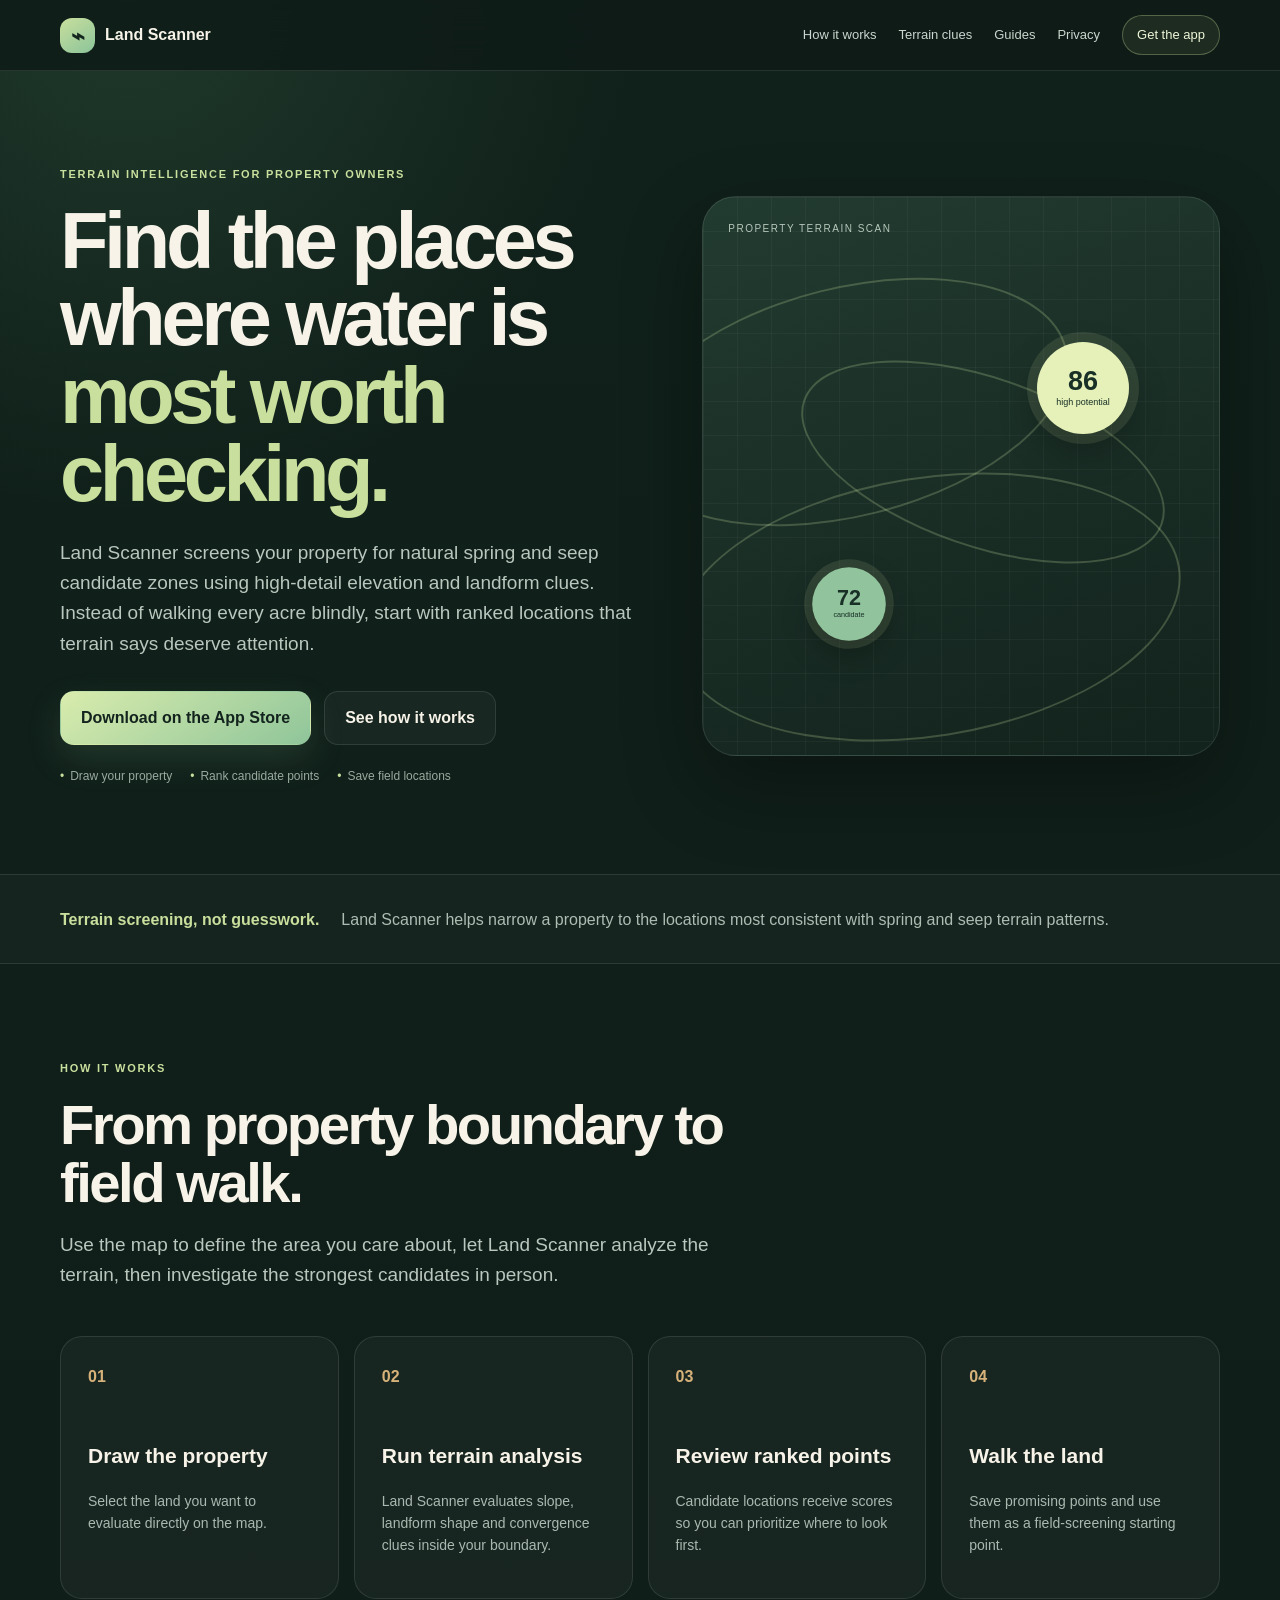
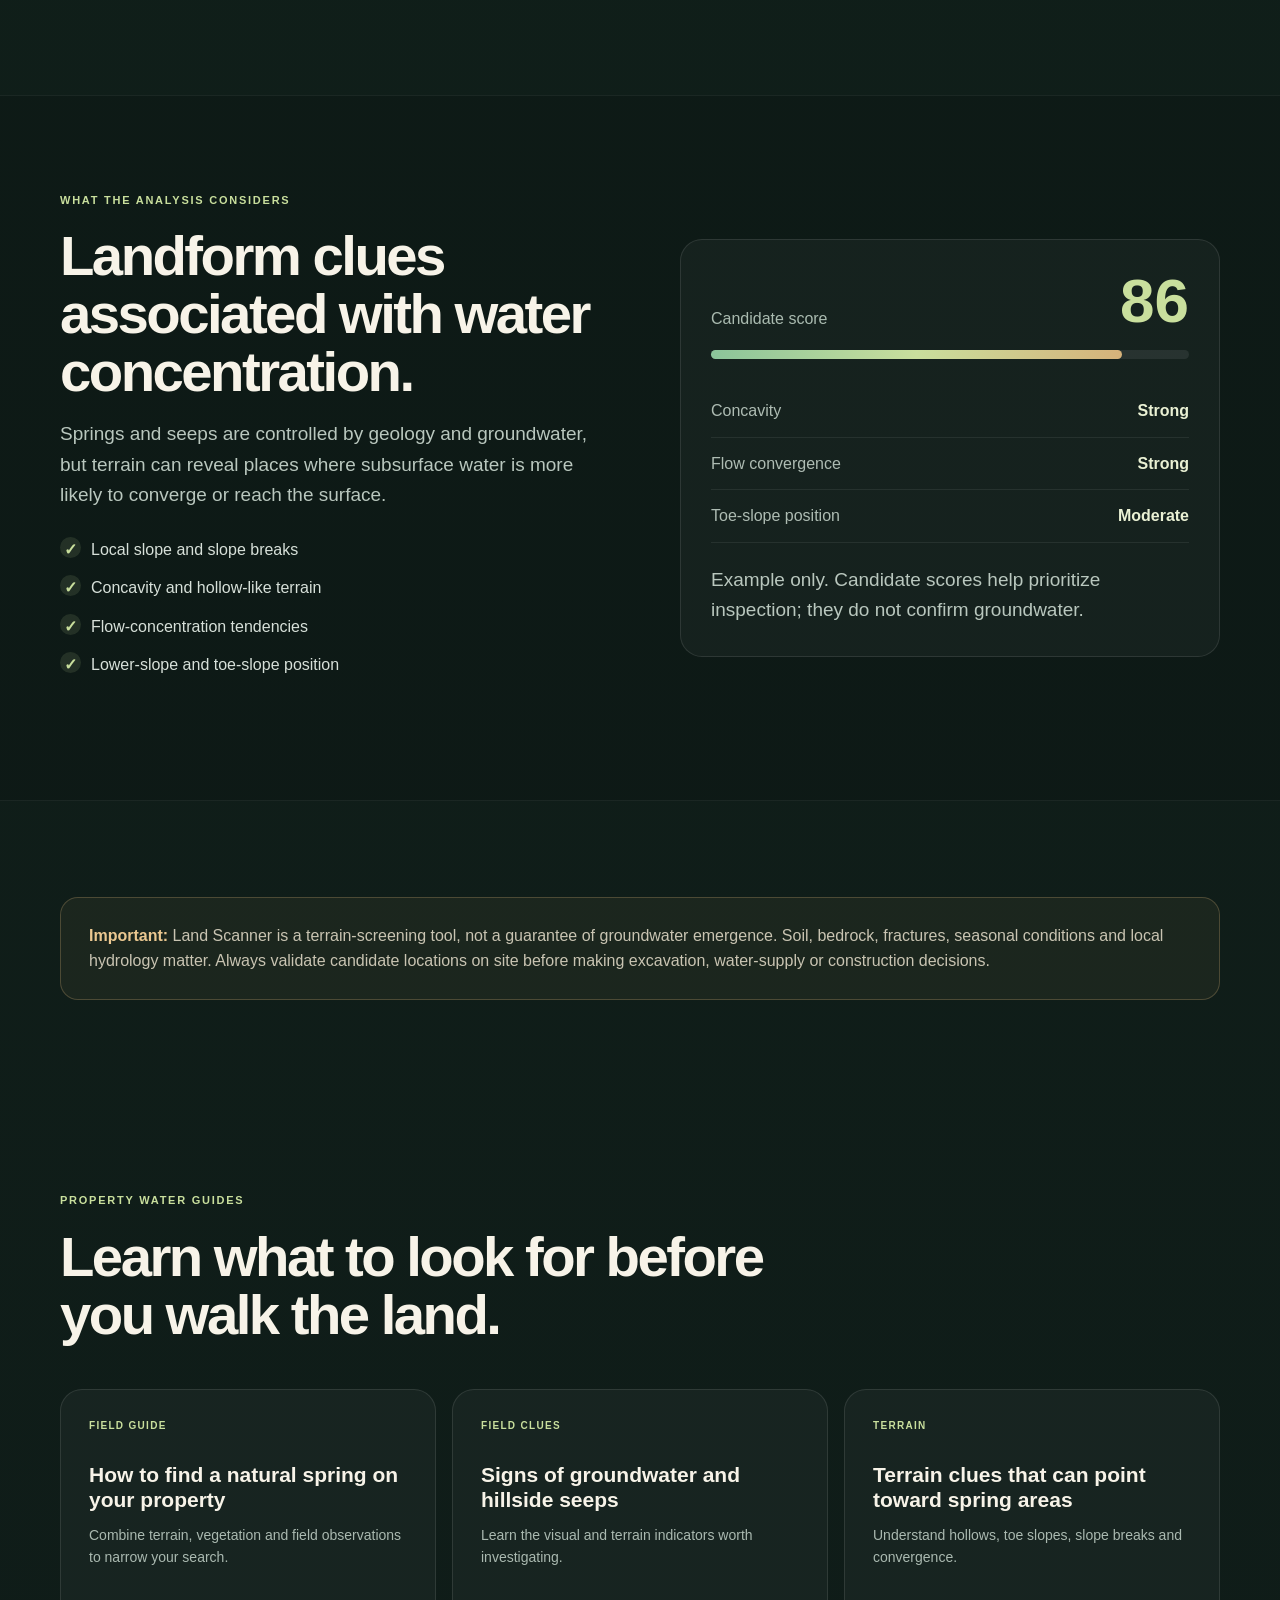
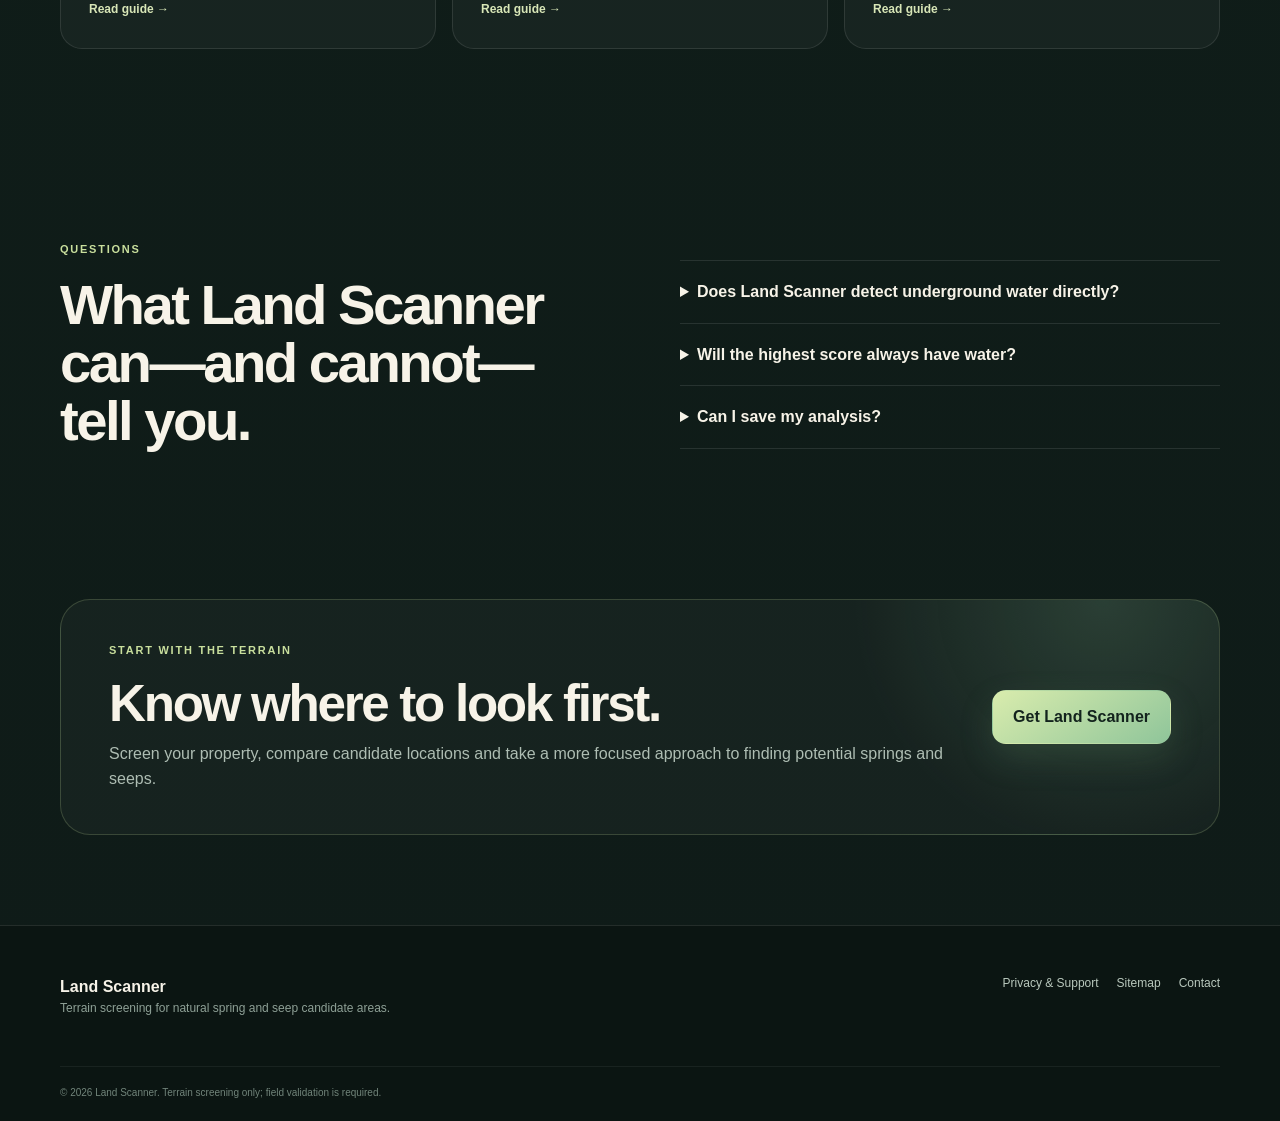
<file: index.html>
<!DOCTYPE html>
<html lang="en">
<head>
  <meta charset="UTF-8">
  <meta name="viewport" content="width=device-width, initial-scale=1.0">
  <meta name="google-site-verification" content="4ZaH0j8eCkvq4L_S8HoD6E7AAe_oeaZAUaTtSK3DIdA" />
  <meta name="theme-color" content="#0f1b18">
  <meta name="robots" content="index,follow,max-image-preview:large,max-snippet:-1">
  <meta name="apple-itunes-app" content="app-id=6762322086">
  <title>Land Scanner — Find Natural Spring & Seep Candidate Areas on Your Property</title>
  <meta name="description" content="Land Scanner analyzes elevation, slope, concavity and water-convergence terrain clues to help identify natural spring and seep candidate zones on your property.">
  <link rel="canonical" href="https://dgarbinski.github.io/land-scanner/">
  <meta property="og:type" content="website">
  <meta property="og:title" content="Land Scanner — Find Spring & Seep Candidate Areas">
  <meta property="og:description" content="Screen your property terrain for natural spring and seep candidate zones using elevation and landform analysis.">
  <meta property="og:url" content="https://dgarbinski.github.io/land-scanner/">
  <meta name="twitter:card" content="summary">
  <link rel="stylesheet" href="styles.css">
  <script type="application/ld+json">
  {"@context":"https://schema.org","@type":"SoftwareApplication","name":"Land Scanner","applicationCategory":"UtilitiesApplication","operatingSystem":"iOS, iPadOS","url":"https://dgarbinski.github.io/land-scanner/","downloadUrl":"https://apps.apple.com/us/app/land-scanner/id6762322086","description":"Terrain-screening app that identifies spring and seep candidate zones using elevation, slope, concavity and flow-concentration clues.","offers":{"@type":"Offer","price":"0","priceCurrency":"USD"}}
  </script>
  <script type="application/ld+json">
  {"@context":"https://schema.org","@type":"FAQPage","mainEntity":[{"@type":"Question","name":"Can an app guarantee where groundwater will emerge?","acceptedAnswer":{"@type":"Answer","text":"No. Land Scanner is a terrain-screening tool. It ranks candidate areas using terrain clues and on-site validation is still required."}},{"@type":"Question","name":"What terrain clues does Land Scanner analyze?","acceptedAnswer":{"@type":"Answer","text":"The analysis considers local slope, slope breaks, concavity, hollow-like terrain, flow-concentration tendencies and relative lower-slope or toe-slope positioning."}},{"@type":"Question","name":"Can I analyze my own property boundary?","acceptedAnswer":{"@type":"Answer","text":"Yes. You can draw a property boundary on the map, run analysis inside the selected area, review ranked candidate points and save results for field walking."}}]}
  </script>
</head>
<body>
<header class="site-header"><div class="container nav"><a class="brand" href="#top"><span class="brand-mark">⌁</span><span>Land Scanner</span></a><nav><a href="#how">How it works</a><a href="#terrain">Terrain clues</a><a href="#guides">Guides</a><a href="privacy.html">Privacy</a><a class="nav-cta" href="https://apps.apple.com/us/app/land-scanner/id6762322086">Get the app</a></nav></div></header>
<main id="top">
<section class="hero"><div class="container hero-grid"><div><div class="eyebrow">Terrain intelligence for property owners</div><h1>Find the places where water is <span>most worth checking.</span></h1><p class="lead">Land Scanner screens your property for natural spring and seep candidate zones using high-detail elevation and landform clues. Instead of walking every acre blindly, start with ranked locations that terrain says deserve attention.</p><div class="actions"><a class="button primary" href="https://apps.apple.com/us/app/land-scanner/id6762322086">Download on the App Store</a><a class="button secondary" href="#how">See how it works</a></div><div class="trust"><span>Draw your property</span><span>Rank candidate points</span><span>Save field locations</span></div></div><div class="terrain-card" aria-label="Illustration of terrain analysis"><div class="map-grid"></div><div class="contour c1"></div><div class="contour c2"></div><div class="contour c3"></div><div class="pin p1"><b>86</b><small>high potential</small></div><div class="pin p2"><b>72</b><small>candidate</small></div><div class="scan-label">PROPERTY TERRAIN SCAN</div></div></div></section>
<section class="strip"><div class="container"><strong>Terrain screening, not guesswork.</strong><span>Land Scanner helps narrow a property to the locations most consistent with spring and seep terrain patterns.</span></div></section>
<section class="section" id="how"><div class="container"><div class="heading"><div class="eyebrow">How it works</div><h2>From property boundary to field walk.</h2><p>Use the map to define the area you care about, let Land Scanner analyze the terrain, then investigate the strongest candidates in person.</p></div><div class="steps"><article><span>01</span><h3>Draw the property</h3><p>Select the land you want to evaluate directly on the map.</p></article><article><span>02</span><h3>Run terrain analysis</h3><p>Land Scanner evaluates slope, landform shape and convergence clues inside your boundary.</p></article><article><span>03</span><h3>Review ranked points</h3><p>Candidate locations receive scores so you can prioritize where to look first.</p></article><article><span>04</span><h3>Walk the land</h3><p>Save promising points and use them as a field-screening starting point.</p></article></div></div></section>
<section class="section dark" id="terrain"><div class="container two-col"><div><div class="eyebrow">What the analysis considers</div><h2>Landform clues associated with water concentration.</h2><p>Springs and seeps are controlled by geology and groundwater, but terrain can reveal places where subsurface water is more likely to converge or reach the surface.</p><ul class="checks"><li>Local slope and slope breaks</li><li>Concavity and hollow-like terrain</li><li>Flow-concentration tendencies</li><li>Lower-slope and toe-slope position</li></ul></div><div class="score-card"><div class="score-top"><span>Candidate score</span><strong>86</strong></div><div class="meter"><i></i></div><div class="score-row"><span>Concavity</span><b>Strong</b></div><div class="score-row"><span>Flow convergence</span><b>Strong</b></div><div class="score-row"><span>Toe-slope position</span><b>Moderate</b></div><p>Example only. Candidate scores help prioritize inspection; they do not confirm groundwater.</p></div></div></section>
<section class="section"><div class="container"><div class="warning"><strong>Important:</strong> Land Scanner is a terrain-screening tool, not a guarantee of groundwater emergence. Soil, bedrock, fractures, seasonal conditions and local hydrology matter. Always validate candidate locations on site before making excavation, water-supply or construction decisions.</div></div></section>
<section class="section" id="guides"><div class="container"><div class="heading"><div class="eyebrow">Property water guides</div><h2>Learn what to look for before you walk the land.</h2></div><div class="guide-grid"><a href="find-natural-spring-on-property.html"><span>Field guide</span><h3>How to find a natural spring on your property</h3><p>Combine terrain, vegetation and field observations to narrow your search.</p><em>Read guide →</em></a><a href="signs-of-groundwater-and-seeps.html"><span>Field clues</span><h3>Signs of groundwater and hillside seeps</h3><p>Learn the visual and terrain indicators worth investigating.</p><em>Read guide →</em></a><a href="terrain-clues-for-springs.html"><span>Terrain</span><h3>Terrain clues that can point toward spring areas</h3><p>Understand hollows, toe slopes, slope breaks and convergence.</p><em>Read guide →</em></a></div></div></section>
<section class="section faq"><div class="container two-col"><div><div class="eyebrow">Questions</div><h2>What Land Scanner can—and cannot—tell you.</h2></div><div><details><summary>Does Land Scanner detect underground water directly?</summary><p>No. It analyzes terrain characteristics that can help identify areas worth checking for springs or seeps.</p></details><details><summary>Will the highest score always have water?</summary><p>No. A high score means the terrain matches more of the selected landform clues. Geology and field conditions still determine whether water is present.</p></details><details><summary>Can I save my analysis?</summary><p>Yes. Land Scanner is designed so you can retain analyses and candidate locations for later field walking and navigation.</p></details></div></div></section>
<section class="cta"><div class="container cta-inner"><div><div class="eyebrow">Start with the terrain</div><h2>Know where to look first.</h2><p>Screen your property, compare candidate locations and take a more focused approach to finding potential springs and seeps.</p></div><a class="button primary" href="https://apps.apple.com/us/app/land-scanner/id6762322086">Get Land Scanner</a></div></section>
</main>
<footer><div class="container footer"><div><strong>Land Scanner</strong><p>Terrain screening for natural spring and seep candidate areas.</p></div><div><a href="privacy.html">Privacy & Support</a><a href="sitemap.xml">Sitemap</a><a href="mailto:dgarbinski@gmail.com">Contact</a></div></div><div class="container fine">© 2026 Land Scanner. Terrain screening only; field validation is required.</div></footer>
</body>
</html>
</file>
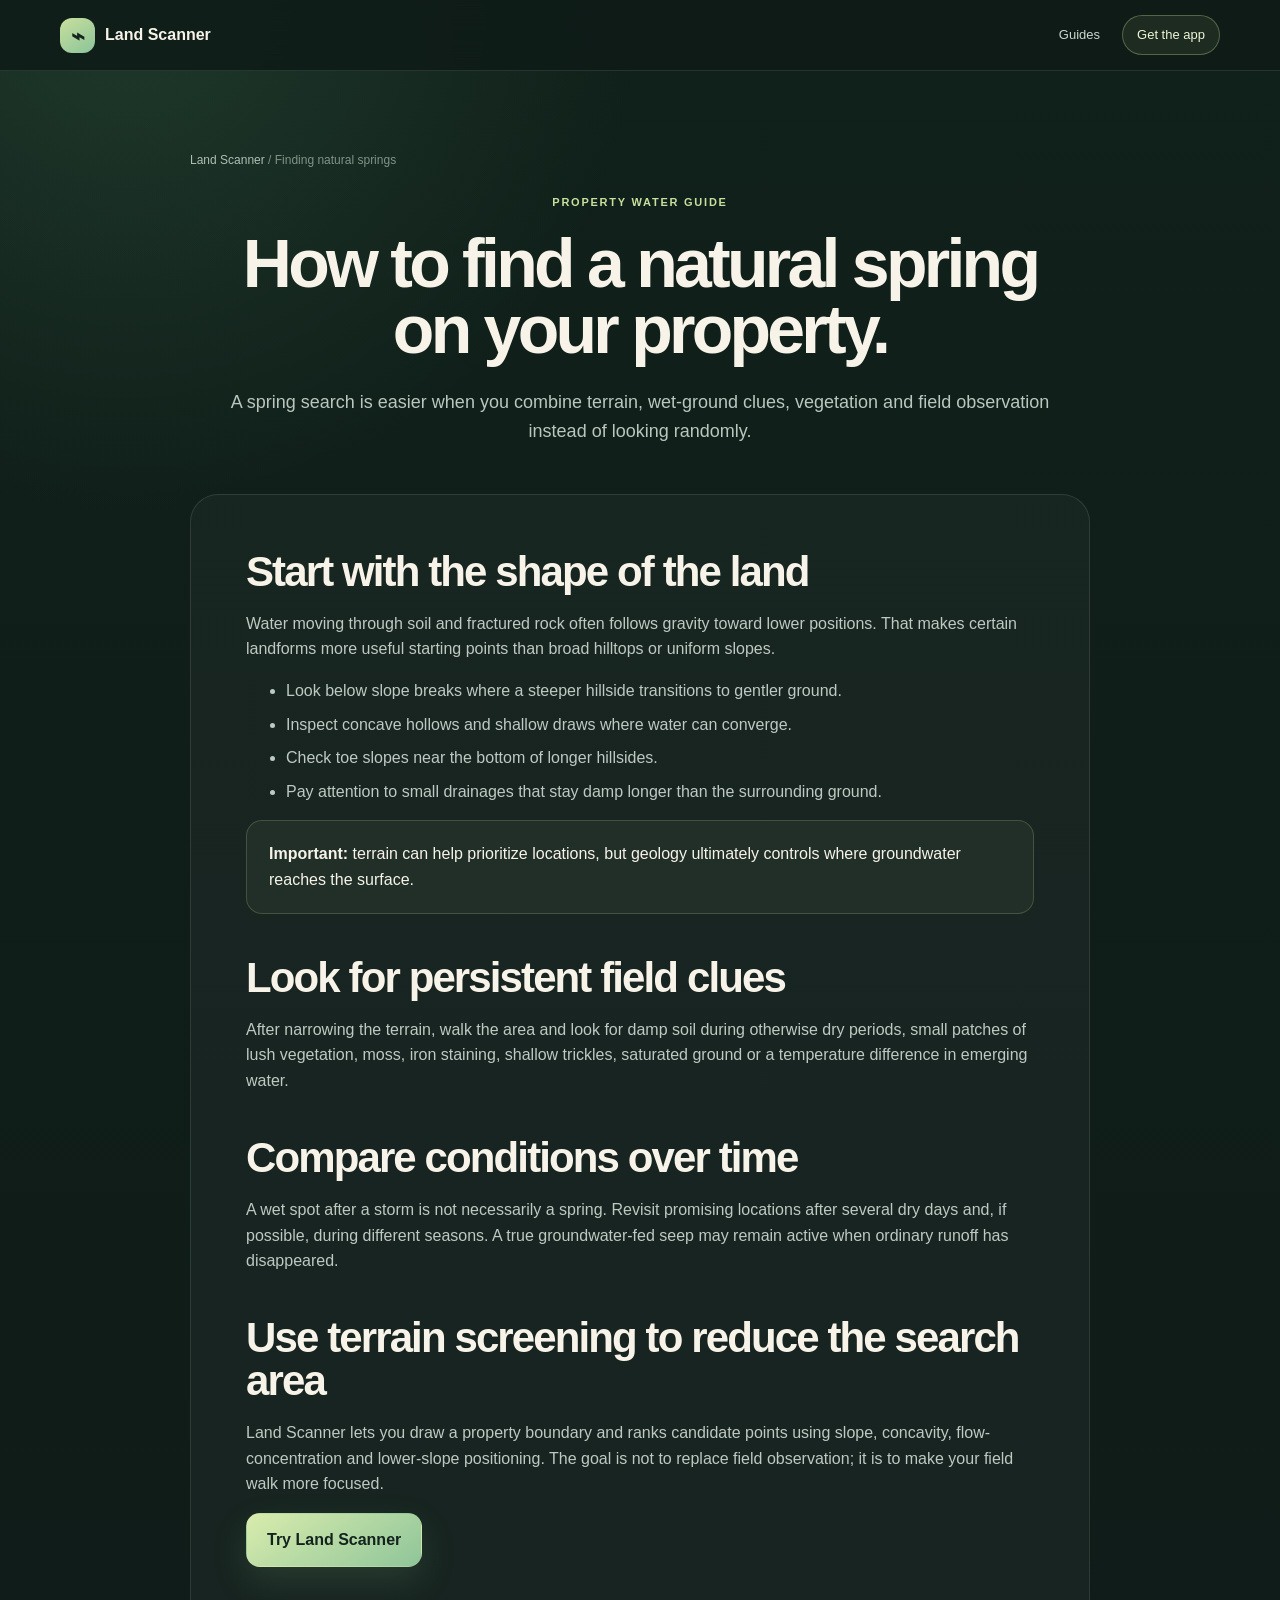
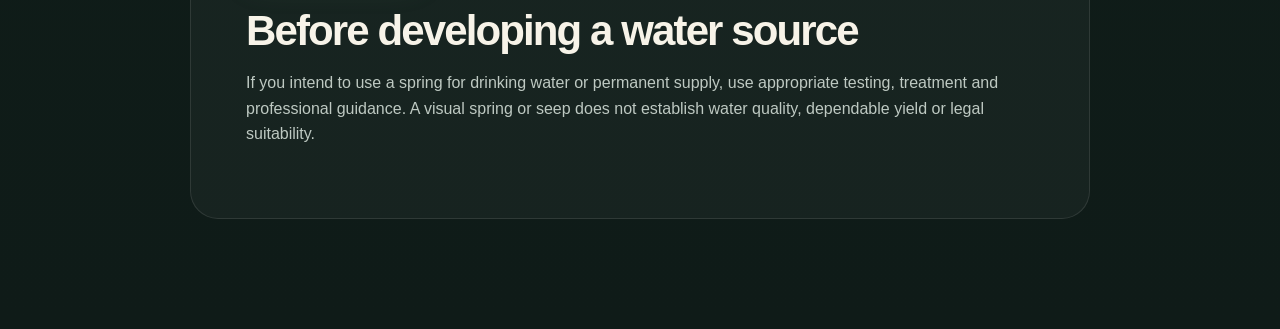
<file: find-natural-spring-on-property.html>
<!DOCTYPE html><html lang="en"><head><meta charset="UTF-8"><meta name="viewport" content="width=device-width,initial-scale=1"><meta name="robots" content="index,follow,max-snippet:-1"><title>How to Find a Natural Spring on Your Property | Land Scanner</title><meta name="description" content="Learn practical terrain and field clues that can help you look for natural springs and seeps on your property, and how terrain screening can narrow the search."><link rel="canonical" href="https://dgarbinski.github.io/land-scanner/find-natural-spring-on-property.html"><link rel="stylesheet" href="styles.css"><script type="application/ld+json">{"@context":"https://schema.org","@type":"Article","headline":"How to Find a Natural Spring on Your Property","mainEntityOfPage":"https://dgarbinski.github.io/land-scanner/find-natural-spring-on-property.html","publisher":{"@type":"Organization","name":"Land Scanner"}}</script></head><body><header class="site-header"><div class="container nav"><a class="brand" href="index.html"><span class="brand-mark">⌁</span><span>Land Scanner</span></a><nav><a href="index.html#guides">Guides</a><a class="nav-cta" href="https://apps.apple.com/us/app/land-scanner/id6762322086">Get the app</a></nav></div></header><main class="article-main"><div class="breadcrumbs"><a href="index.html">Land Scanner</a> / Finding natural springs</div><header class="article-hero"><div class="eyebrow">Property water guide</div><h1>How to find a natural spring on your property.</h1><p>A spring search is easier when you combine terrain, wet-ground clues, vegetation and field observation instead of looking randomly.</p></header><article class="article-card"><h2>Start with the shape of the land</h2><p>Water moving through soil and fractured rock often follows gravity toward lower positions. That makes certain landforms more useful starting points than broad hilltops or uniform slopes.</p><ul><li>Look below slope breaks where a steeper hillside transitions to gentler ground.</li><li>Inspect concave hollows and shallow draws where water can converge.</li><li>Check toe slopes near the bottom of longer hillsides.</li><li>Pay attention to small drainages that stay damp longer than the surrounding ground.</li></ul><div class="callout"><strong>Important:</strong> terrain can help prioritize locations, but geology ultimately controls where groundwater reaches the surface.</div><h2>Look for persistent field clues</h2><p>After narrowing the terrain, walk the area and look for damp soil during otherwise dry periods, small patches of lush vegetation, moss, iron staining, shallow trickles, saturated ground or a temperature difference in emerging water.</p><h2>Compare conditions over time</h2><p>A wet spot after a storm is not necessarily a spring. Revisit promising locations after several dry days and, if possible, during different seasons. A true groundwater-fed seep may remain active when ordinary runoff has disappeared.</p><h2>Use terrain screening to reduce the search area</h2><p>Land Scanner lets you draw a property boundary and ranks candidate points using slope, concavity, flow-concentration and lower-slope positioning. The goal is not to replace field observation; it is to make your field walk more focused.</p><p><a class="button primary" href="https://apps.apple.com/us/app/land-scanner/id6762322086">Try Land Scanner</a></p><h2>Before developing a water source</h2><p>If you intend to use a spring for drinking water or permanent supply, use appropriate testing, treatment and professional guidance. A visual spring or seep does not establish water quality, dependable yield or legal suitability.</p></article></main></body></html>
</file>
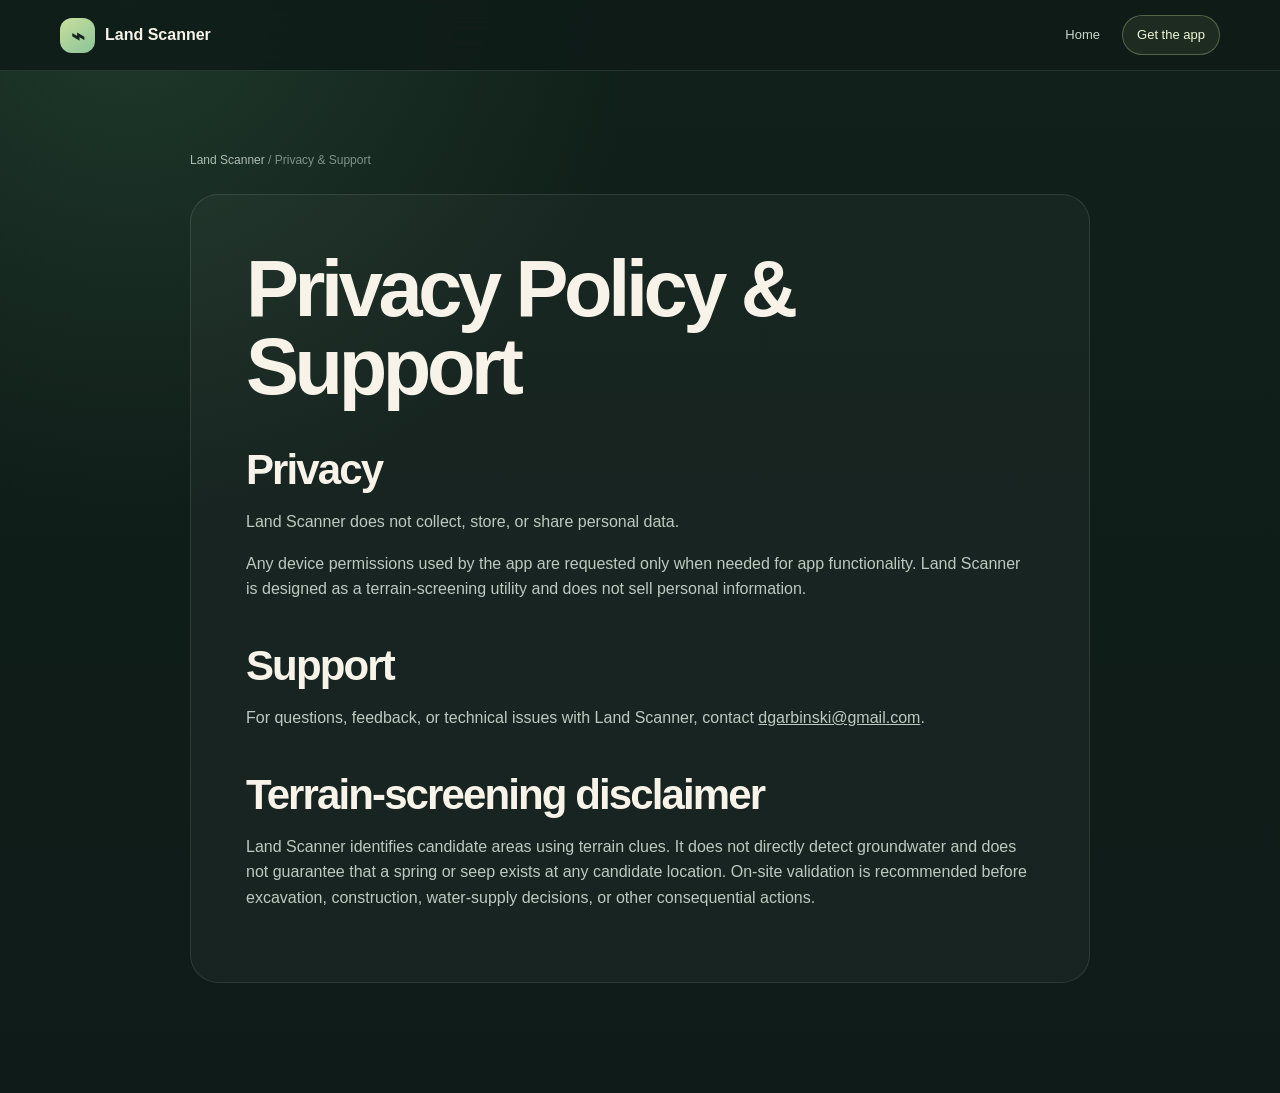
<file: privacy.html>
<!DOCTYPE html><html lang="en"><head><meta charset="UTF-8"><meta name="viewport" content="width=device-width,initial-scale=1"><meta name="robots" content="index,follow"><title>Land Scanner Privacy Policy & Support</title><meta name="description" content="Privacy policy and support information for Land Scanner."><link rel="canonical" href="https://dgarbinski.github.io/land-scanner/privacy.html"><link rel="stylesheet" href="styles.css"></head><body><header class="site-header"><div class="container nav"><a class="brand" href="index.html"><span class="brand-mark">⌁</span><span>Land Scanner</span></a><nav><a href="index.html">Home</a><a class="nav-cta" href="https://apps.apple.com/us/app/land-scanner/id6762322086">Get the app</a></nav></div></header><main class="article-main"><div class="breadcrumbs"><a href="index.html">Land Scanner</a> / Privacy & Support</div><article class="article-card"><h1>Privacy Policy & Support</h1><h2>Privacy</h2><p>Land Scanner does not collect, store, or share personal data.</p><p>Any device permissions used by the app are requested only when needed for app functionality. Land Scanner is designed as a terrain-screening utility and does not sell personal information.</p><h2>Support</h2><p>For questions, feedback, or technical issues with Land Scanner, contact <a href="mailto:dgarbinski@gmail.com">dgarbinski@gmail.com</a>.</p><h2>Terrain-screening disclaimer</h2><p>Land Scanner identifies candidate areas using terrain clues. It does not directly detect groundwater and does not guarantee that a spring or seep exists at any candidate location. On-site validation is recommended before excavation, construction, water-supply decisions, or other consequential actions.</p></article></main></body></html>
</file>
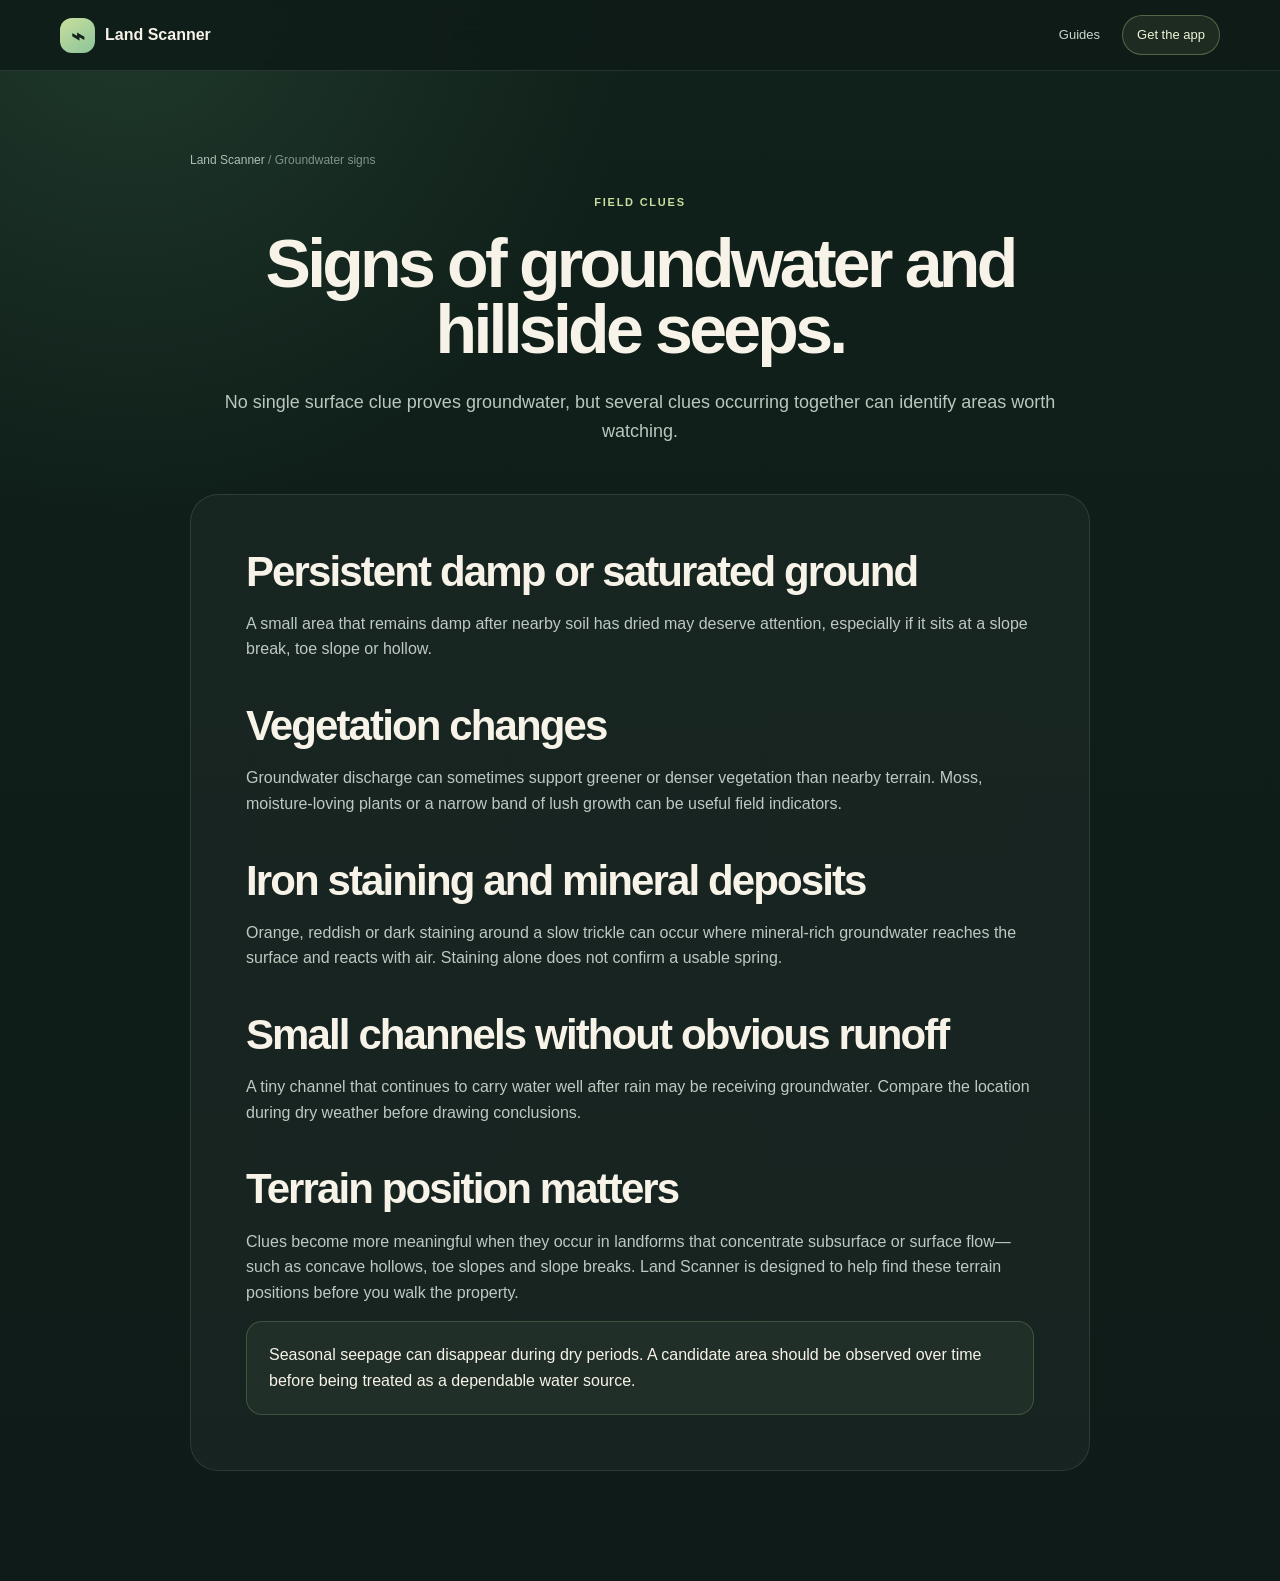
<file: signs-of-groundwater-and-seeps.html>
<!DOCTYPE html><html lang="en"><head><meta charset="UTF-8"><meta name="viewport" content="width=device-width,initial-scale=1"><meta name="robots" content="index,follow"><title>Signs of Groundwater and Hillside Seeps | Land Scanner</title><meta name="description" content="Common field signs that may indicate a seep or groundwater discharge area, including persistent dampness, vegetation changes, slope position and staining."><link rel="canonical" href="https://dgarbinski.github.io/land-scanner/signs-of-groundwater-and-seeps.html"><link rel="stylesheet" href="styles.css"></head><body><header class="site-header"><div class="container nav"><a class="brand" href="index.html"><span class="brand-mark">⌁</span><span>Land Scanner</span></a><nav><a href="index.html#guides">Guides</a><a class="nav-cta" href="https://apps.apple.com/us/app/land-scanner/id6762322086">Get the app</a></nav></div></header><main class="article-main"><div class="breadcrumbs"><a href="index.html">Land Scanner</a> / Groundwater signs</div><header class="article-hero"><div class="eyebrow">Field clues</div><h1>Signs of groundwater and hillside seeps.</h1><p>No single surface clue proves groundwater, but several clues occurring together can identify areas worth watching.</p></header><article class="article-card"><h2>Persistent damp or saturated ground</h2><p>A small area that remains damp after nearby soil has dried may deserve attention, especially if it sits at a slope break, toe slope or hollow.</p><h2>Vegetation changes</h2><p>Groundwater discharge can sometimes support greener or denser vegetation than nearby terrain. Moss, moisture-loving plants or a narrow band of lush growth can be useful field indicators.</p><h2>Iron staining and mineral deposits</h2><p>Orange, reddish or dark staining around a slow trickle can occur where mineral-rich groundwater reaches the surface and reacts with air. Staining alone does not confirm a usable spring.</p><h2>Small channels without obvious runoff</h2><p>A tiny channel that continues to carry water well after rain may be receiving groundwater. Compare the location during dry weather before drawing conclusions.</p><h2>Terrain position matters</h2><p>Clues become more meaningful when they occur in landforms that concentrate subsurface or surface flow—such as concave hollows, toe slopes and slope breaks. Land Scanner is designed to help find these terrain positions before you walk the property.</p><div class="callout">Seasonal seepage can disappear during dry periods. A candidate area should be observed over time before being treated as a dependable water source.</div></article></main></body></html>
</file>
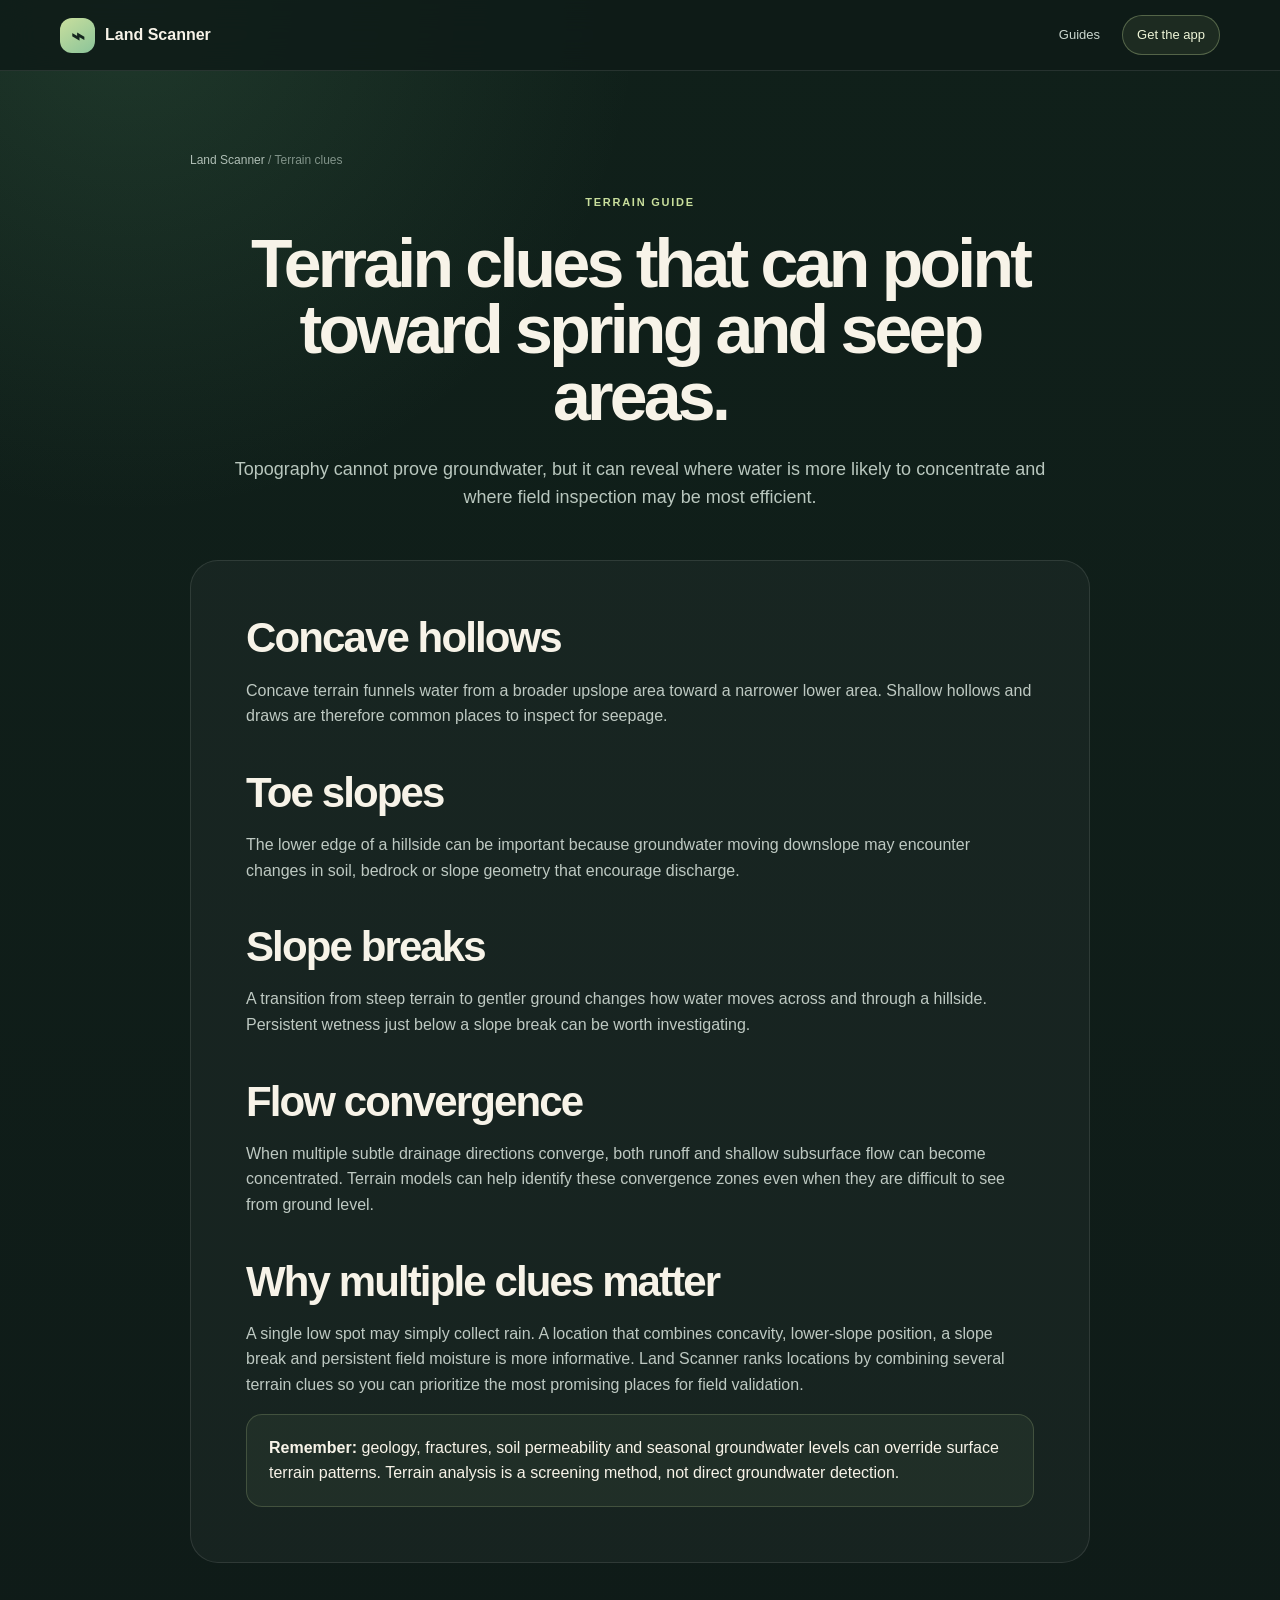
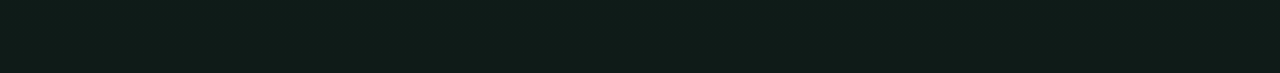
<file: terrain-clues-for-springs.html>
<!DOCTYPE html><html lang="en"><head><meta charset="UTF-8"><meta name="viewport" content="width=device-width,initial-scale=1"><meta name="robots" content="index,follow"><title>Terrain Clues for Natural Springs and Seeps | Land Scanner</title><meta name="description" content="Understand the terrain patterns that can make an area worth checking for springs or seeps: concavity, toe slopes, slope breaks and flow convergence."><link rel="canonical" href="https://dgarbinski.github.io/land-scanner/terrain-clues-for-springs.html"><link rel="stylesheet" href="styles.css"></head><body><header class="site-header"><div class="container nav"><a class="brand" href="index.html"><span class="brand-mark">⌁</span><span>Land Scanner</span></a><nav><a href="index.html#guides">Guides</a><a class="nav-cta" href="https://apps.apple.com/us/app/land-scanner/id6762322086">Get the app</a></nav></div></header><main class="article-main"><div class="breadcrumbs"><a href="index.html">Land Scanner</a> / Terrain clues</div><header class="article-hero"><div class="eyebrow">Terrain guide</div><h1>Terrain clues that can point toward spring and seep areas.</h1><p>Topography cannot prove groundwater, but it can reveal where water is more likely to concentrate and where field inspection may be most efficient.</p></header><article class="article-card"><h2>Concave hollows</h2><p>Concave terrain funnels water from a broader upslope area toward a narrower lower area. Shallow hollows and draws are therefore common places to inspect for seepage.</p><h2>Toe slopes</h2><p>The lower edge of a hillside can be important because groundwater moving downslope may encounter changes in soil, bedrock or slope geometry that encourage discharge.</p><h2>Slope breaks</h2><p>A transition from steep terrain to gentler ground changes how water moves across and through a hillside. Persistent wetness just below a slope break can be worth investigating.</p><h2>Flow convergence</h2><p>When multiple subtle drainage directions converge, both runoff and shallow subsurface flow can become concentrated. Terrain models can help identify these convergence zones even when they are difficult to see from ground level.</p><h2>Why multiple clues matter</h2><p>A single low spot may simply collect rain. A location that combines concavity, lower-slope position, a slope break and persistent field moisture is more informative. Land Scanner ranks locations by combining several terrain clues so you can prioritize the most promising places for field validation.</p><div class="callout"><strong>Remember:</strong> geology, fractures, soil permeability and seasonal groundwater levels can override surface terrain patterns. Terrain analysis is a screening method, not direct groundwater detection.</div></article></main></body></html>
</file>
<file: styles.css>
:root{--bg:#0f1b18;--bg2:#152720;--panel:#183028;--text:#f7f3e8;--muted:#b9c7be;--green:#8bc49a;--lime:#c9df9d;--earth:#d6b27a;--line:rgba(255,255,255,.1);--max:1160px;--shadow:0 30px 80px rgba(0,0,0,.32)}*{box-sizing:border-box}html{scroll-behavior:smooth}body{margin:0;background:radial-gradient(circle at 10% 0,rgba(85,143,103,.22),transparent 32rem),linear-gradient(180deg,#10201a,var(--bg));color:var(--text);font-family:Inter,-apple-system,BlinkMacSystemFont,"Segoe UI",sans-serif;line-height:1.6}a{color:inherit}.container{width:min(calc(100% - 38px),var(--max));margin:auto}.site-header{position:sticky;top:0;z-index:20;background:rgba(15,27,24,.86);backdrop-filter:blur(18px);border-bottom:1px solid var(--line)}.nav{min-height:70px;display:flex;align-items:center;justify-content:space-between;gap:30px}.brand{display:flex;gap:10px;align-items:center;text-decoration:none;font-weight:800}.brand-mark{width:35px;height:35px;display:grid;place-items:center;border-radius:12px;background:linear-gradient(145deg,var(--lime),var(--green));color:#14251e;font-size:23px}.nav nav{display:flex;gap:22px;align-items:center}.nav nav a{text-decoration:none;color:#cad6ce;font-size:13px}.nav-cta{padding:9px 14px;border:1px solid rgba(201,223,157,.32);border-radius:999px;color:#eff6d8!important;background:rgba(201,223,157,.08)}.hero{padding:95px 0 88px}.hero-grid{display:grid;grid-template-columns:1.05fr .95fr;gap:70px;align-items:center}.eyebrow{color:var(--lime);font-size:11px;font-weight:900;letter-spacing:.16em;text-transform:uppercase;margin-bottom:18px}h1,h2,h3,p{margin-top:0}h1{font-size:clamp(50px,6.2vw,82px);line-height:.98;letter-spacing:-.055em;margin-bottom:25px}h1 span{color:var(--lime)}h2{font-size:clamp(35px,4.4vw,58px);line-height:1.03;letter-spacing:-.045em;margin-bottom:18px}h3{font-size:21px;line-height:1.2}.lead,.heading p,.two-col>div>p{color:var(--muted);font-size:19px;max-width:680px}.actions{display:flex;gap:13px;flex-wrap:wrap;margin:32px 0 22px}.button{min-height:54px;display:inline-flex;align-items:center;justify-content:center;padding:12px 20px;border-radius:14px;text-decoration:none;font-weight:800;border:1px solid transparent}.primary{background:linear-gradient(145deg,#d9ecad,#8fc59a);color:#13231d;box-shadow:0 14px 34px rgba(115,166,124,.18)}.secondary{border-color:var(--line);background:rgba(255,255,255,.04)}.trust{display:flex;gap:18px;flex-wrap:wrap;color:#99aa9f;font-size:12px}.trust span:before{content:"•";color:var(--lime);margin-right:6px}.terrain-card{height:560px;position:relative;overflow:hidden;border:1px solid var(--line);border-radius:34px;background:linear-gradient(160deg,#223b30,#12221c);box-shadow:var(--shadow)}.map-grid{position:absolute;inset:0;background-image:linear-gradient(rgba(255,255,255,.035) 1px,transparent 1px),linear-gradient(90deg,rgba(255,255,255,.035) 1px,transparent 1px);background-size:34px 34px}.contour{position:absolute;border:2px solid rgba(201,223,157,.24);border-radius:50%}.c1{width:450px;height:230px;left:-80px;top:90px;transform:rotate(-14deg)}.c2{width:380px;height:170px;left:90px;top:180px;transform:rotate(19deg)}.c3{width:510px;height:260px;left:-30px;top:280px;transform:rotate(-9deg)}.pin{position:absolute;width:92px;height:92px;display:grid;place-content:center;text-align:center;border-radius:50%;background:#e5f1b9;color:#183026;box-shadow:0 0 0 10px rgba(201,223,157,.12),0 16px 38px rgba(0,0,0,.3)}.pin b{font-size:27px;line-height:1}.pin small{font-size:9px}.p1{right:90px;top:145px}.p2{left:100px;bottom:105px;transform:scale(.8);background:#91c39c}.scan-label{position:absolute;left:25px;top:24px;color:#b8c8bd;font-size:10px;letter-spacing:.15em}.strip{border-block:1px solid var(--line);background:rgba(255,255,255,.025)}.strip .container{min-height:88px;display:flex;align-items:center;gap:22px}.strip strong{color:var(--lime)}.strip span{color:#aebdb4}.section{padding:96px 0}.dark{background:rgba(0,0,0,.12);border-block:1px solid rgba(255,255,255,.055)}.heading{max-width:760px;margin-bottom:45px}.steps{display:grid;grid-template-columns:repeat(4,1fr);gap:15px}.steps article,.guide-grid a,.score-card{border:1px solid var(--line);border-radius:22px;background:rgba(255,255,255,.035)}.steps article{padding:27px;min-height:230px}.steps article>span{display:block;color:var(--earth);font-weight:900;margin-bottom:54px}.steps p,.guide-grid p{color:#aab9b0;font-size:14px}.two-col{display:grid;grid-template-columns:1fr 1fr;gap:80px;align-items:center}.checks{list-style:none;padding:0;margin:26px 0}.checks li{margin:13px 0;color:#d7e0d9}.checks li:before{content:"✓";display:inline-grid;place-items:center;width:21px;height:21px;margin-right:10px;border-radius:50%;background:rgba(201,223,157,.12);color:var(--lime);font-weight:900}.score-card{padding:30px}.score-top{display:flex;justify-content:space-between;align-items:end}.score-top span{color:#aabbb0}.score-top strong{font-size:62px;color:var(--lime);line-height:1}.meter{height:9px;background:rgba(255,255,255,.08);border-radius:99px;margin:18px 0 26px}.meter i{display:block;width:86%;height:100%;border-radius:99px;background:linear-gradient(90deg,var(--green),var(--lime),var(--earth))}.score-row{display:flex;justify-content:space-between;padding:13px 0;border-bottom:1px solid rgba(255,255,255,.07)}.score-row span{color:#aebcb3}.score-row b{color:#eaf1d4}.score-card p{color:#87988d;font-size:11px;margin:22px 0 0}.warning{padding:25px 28px;border:1px solid rgba(214,178,122,.26);border-radius:18px;background:rgba(214,178,122,.06);color:#c9c4b2}.warning strong{color:#ebc891}.guide-grid{display:grid;grid-template-columns:repeat(3,1fr);gap:16px}.guide-grid a{padding:28px;text-decoration:none;min-height:260px;display:flex;flex-direction:column}.guide-grid span{color:var(--lime);font-size:10px;font-weight:900;letter-spacing:.13em;text-transform:uppercase}.guide-grid h3{margin:28px 0 12px}.guide-grid em{margin-top:auto;color:#d8e6b7;font-size:12px;font-style:normal;font-weight:800}.faq details{padding:18px 0;border-top:1px solid var(--line)}.faq details:last-child{border-bottom:1px solid var(--line)}.faq summary{cursor:pointer;font-weight:800}.faq details p{color:#aebbb2;margin:9px 0 0}.cta{padding:35px 0 90px}.cta-inner{padding:42px 48px;display:grid;grid-template-columns:1fr auto;gap:35px;align-items:center;border:1px solid rgba(201,223,157,.2);border-radius:30px;background:radial-gradient(circle at 90% 0,rgba(130,190,147,.18),transparent 250px),rgba(255,255,255,.03)}.cta h2{font-size:clamp(34px,4vw,52px);margin-bottom:10px}.cta p{color:#aebdb3;margin:0}footer{border-top:1px solid var(--line);padding:48px 0 20px;background:#0b1512}.footer{display:flex;justify-content:space-between;gap:30px}.footer p{color:#8ea096;font-size:12px}.footer>div:last-child{display:flex;gap:18px;flex-wrap:wrap}.footer a{color:#b9c8bd;text-decoration:none;font-size:12px}.fine{margin-top:35px;padding-top:18px;border-top:1px solid rgba(255,255,255,.06);color:#71847a;font-size:10px}.article-main{padding:80px 0 110px}.article-hero{max-width:850px;margin:0 auto 48px;text-align:center}.article-hero h1{font-size:clamp(42px,6vw,68px)}.article-hero p{color:var(--muted);font-size:18px}.article-card{max-width:900px;margin:auto;padding:clamp(26px,5vw,55px);border:1px solid var(--line);border-radius:28px;background:rgba(255,255,255,.035)}.article-card h2{margin-top:42px;font-size:clamp(29px,4vw,42px)}.article-card h2:first-child{margin-top:0}.article-card p,.article-card li{color:#bec9c2}.article-card li{margin:8px 0}.article-card .callout{padding:20px 22px;border:1px solid rgba(201,223,157,.2);border-radius:16px;background:rgba(201,223,157,.055)}.breadcrumbs{max-width:900px;margin:0 auto 24px;color:#819389;font-size:12px}.breadcrumbs a{text-decoration:none;color:#afbeb5}@media(max-width:900px){.hero-grid,.two-col{grid-template-columns:1fr}.hero-grid{gap:38px}.terrain-card{height:470px}.steps{grid-template-columns:1fr 1fr}.guide-grid{grid-template-columns:1fr}.two-col{gap:38px}.nav nav a:not(.nav-cta){display:none}.cta-inner{grid-template-columns:1fr}.footer{flex-direction:column}}@media(max-width:560px){.container{width:min(calc(100% - 26px),var(--max))}.hero{padding-top:65px}.section{padding:72px 0}h1{font-size:clamp(43px,13vw,60px)}.steps{grid-template-columns:1fr}.terrain-card{height:410px}.p1{right:45px}.p2{left:42px}.strip .container{padding:20px 0;align-items:flex-start;flex-direction:column;gap:5px}.cta-inner{padding:30px 24px}.button{width:100%}.actions{align-items:stretch}.nav-cta{font-size:12px!important}}
</file>
